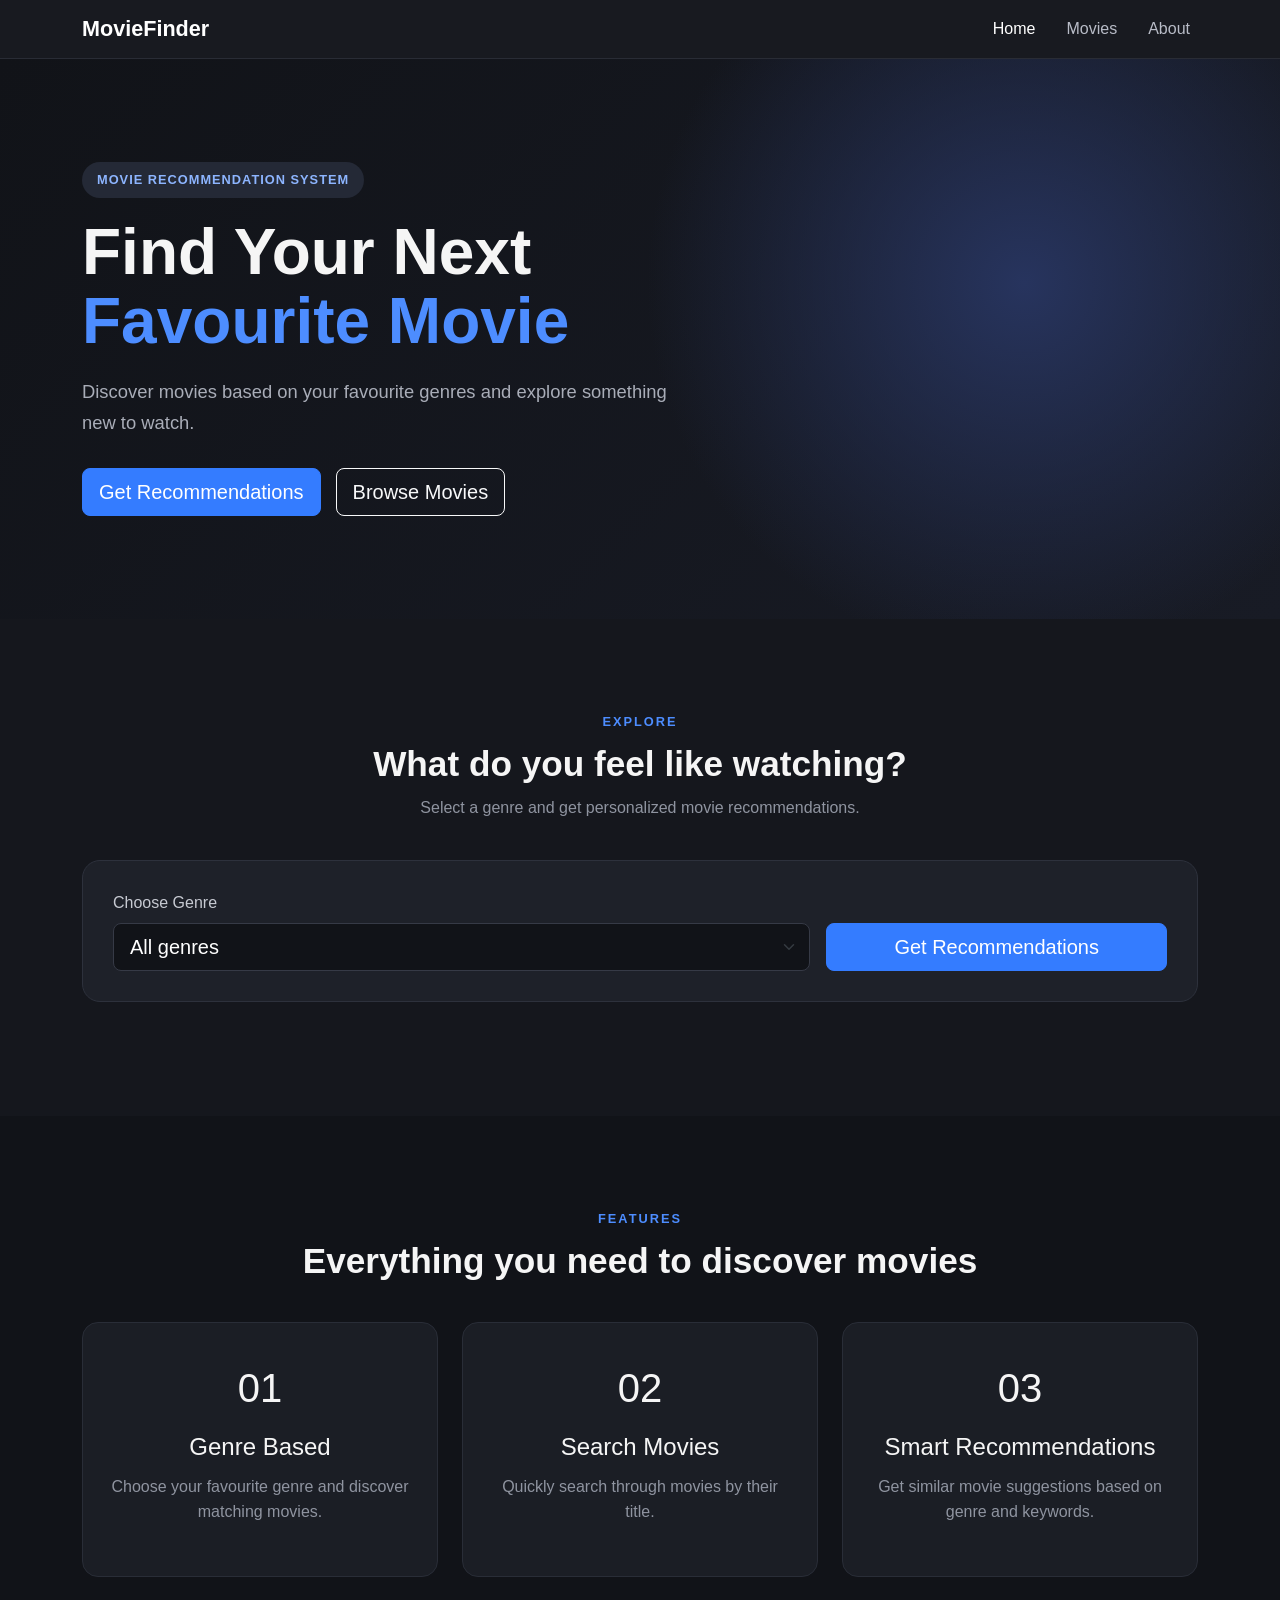
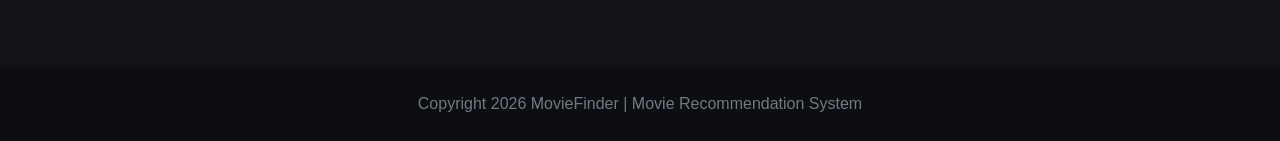
<file: index.html>
<!DOCTYPE html>
<html lang="en">
<head>
    <meta charset="UTF-8">
    <meta name="viewport" content="width=device-width, initial-scale=1.0">

    <title>Mini Movie Recommender</title>

    <link href="https://cdn.jsdelivr.net/npm/bootstrap@5.3.2/dist/css/bootstrap.min.css" rel="stylesheet">
    <link rel="stylesheet" href="styles.css">
</head>

<body>

<nav class="navbar navbar-expand-lg navbar-dark custom-navbar">
    <div class="container">

        <a class="navbar-brand fw-bold" href="index.html">
            MovieFinder
        </a>

        <div class="navbar-nav ms-auto">
            <a class="nav-link active" href="index.html">Home</a>
            <a class="nav-link" href="movies.html">Movies</a>
            <a class="nav-link" href="about.html">About</a>
        </div>

    </div>
</nav>

<section class="hero-section">
    <div class="container">

        <div class="hero-content">

            <span class="hero-badge">
                MOVIE RECOMMENDATION SYSTEM
            </span>

            <h1>
                Find Your Next<br>
                <span>Favourite Movie</span>
            </h1>

            <p>
                Discover movies based on your favourite genres
                and explore something new to watch.
            </p>

            <div class="hero-buttons">

                <a href="#recommendations"
                   class="btn btn-primary btn-lg">
                    Get Recommendations
                </a>

                <a href="movies.html"
                   class="btn btn-outline-light btn-lg">
                    Browse Movies
                </a>

            </div>

        </div>

    </div>
</section>

<section class="recommendation-section" id="recommendations">

    <div class="container">

        <div class="section-heading">

            <span>EXPLORE</span>

            <h2>
                What do you feel like watching?
            </h2>

            <p>
                Select a genre and get personalized movie recommendations.
            </p>

        </div>

        <div class="recommendation-box">

            <div class="row g-3 align-items-end">

                <div class="col-md-8">

                    <label for="genreSelect" class="form-label">
                        Choose Genre
                    </label>

                    <select id="genreSelect"
                            class="form-select form-select-lg">

                        <option value="">All genres</option>
                        <option value="Action">Action</option>
                        <option value="Comedy">Comedy</option>
                        <option value="Drama">Drama</option>
                        <option value="Horror">Horror</option>
                        <option value="Romance">Romance</option>

                    </select>

                </div>

                <div class="col-md-4">

                    <button id="getRecBtn"
                            class="btn btn-primary btn-lg w-100">

                        Get Recommendations

                    </button>

                </div>

            </div>

        </div>

        <div class="row row-cols-1 row-cols-md-2 row-cols-lg-4 g-4 mt-4"
             id="recommendationGrid">
        </div>

    </div>

</section>

<section class="features-section">

    <div class="container">

        <div class="section-heading">

            <span>FEATURES</span>

            <h2>
                Everything you need to discover movies
            </h2>

        </div>

        <div class="row g-4">

            <div class="col-md-4">

                <div class="feature-card">

                    <div class="feature-icon">
                        01
                    </div>

                    <h4>
                        Genre Based
                    </h4>

                    <p>
                        Choose your favourite genre and discover matching movies.
                    </p>

                </div>

            </div>

            <div class="col-md-4">

                <div class="feature-card">

                    <div class="feature-icon">
                        02
                    </div>

                    <h4>
                        Search Movies
                    </h4>

                    <p>
                        Quickly search through movies by their title.
                    </p>

                </div>

            </div>

            <div class="col-md-4">

                <div class="feature-card">

                    <div class="feature-icon">
                        03
                    </div>

                    <h4>
                        Smart Recommendations
                    </h4>

                    <p>
                        Get similar movie suggestions based on genre and keywords.
                    </p>

                </div>

            </div>

        </div>

    </div>

</section>

<footer class="footer">

    <div class="container text-center">

        <p>
            Copyright 2026 MovieFinder | Movie Recommendation System
        </p>

    </div>

</footer>

<script src="script.js"></script>

</body>
</html>
</file>
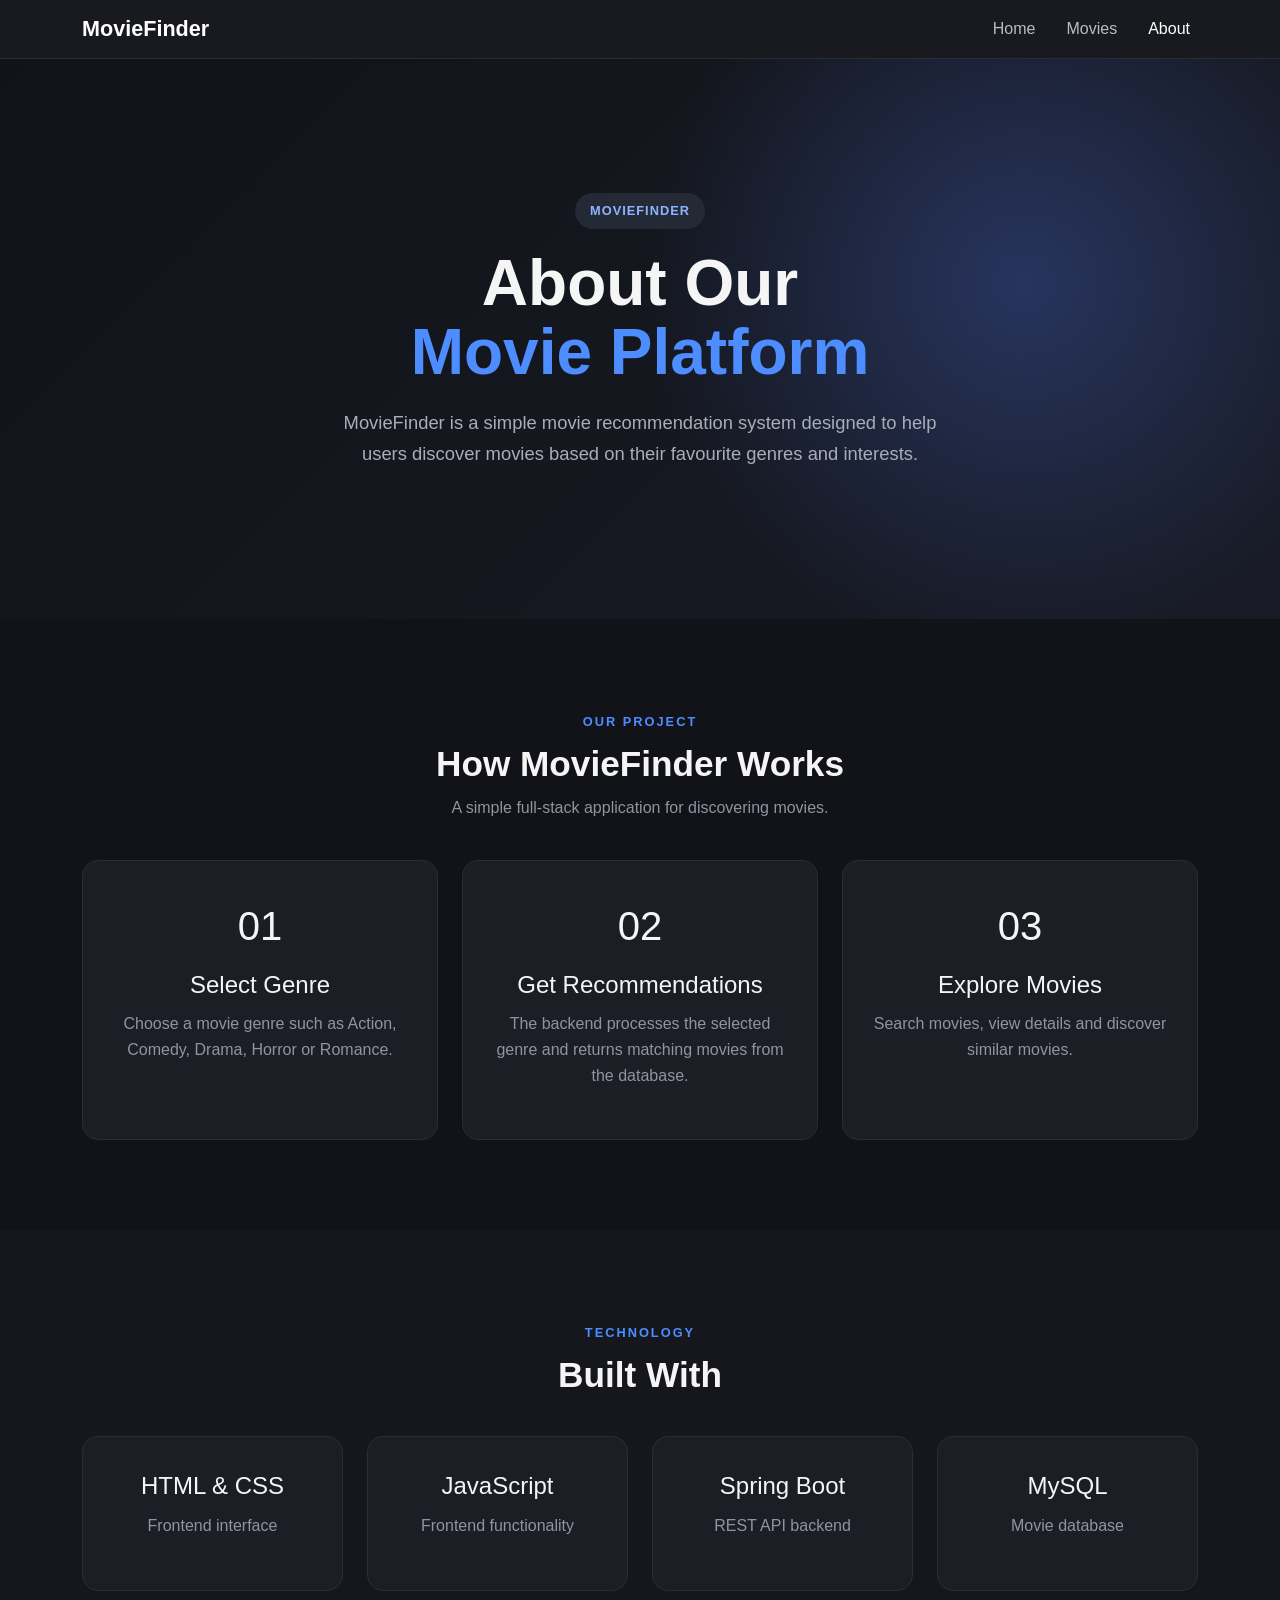
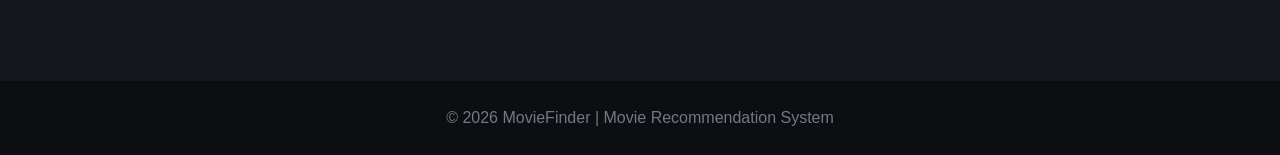
<file: about.html>
<!DOCTYPE html>
<html lang="en">
<head>
    <meta charset="UTF-8">
    <meta name="viewport" content="width=device-width, initial-scale=1.0">

    <title>About - MovieFinder</title>

    <link href="https://cdn.jsdelivr.net/npm/bootstrap@5.3.2/dist/css/bootstrap.min.css" rel="stylesheet">
    <link rel="stylesheet" href="styles.css">
</head>

<body>

<nav class="navbar navbar-expand-lg navbar-dark custom-navbar">
    <div class="container">
        <a class="navbar-brand fw-bold" href="index.html">MovieFinder</a>

        <div class="navbar-nav ms-auto">
            <a class="nav-link" href="index.html">Home</a>
            <a class="nav-link" href="movies.html">Movies</a>
            <a class="nav-link active" href="about.html">About</a>
        </div>
    </div>
</nav>

<section class="hero-section">
    <div class="container">
        <div class="hero-content mx-auto text-center">

            <span class="hero-badge">
                MOVIEFINDER
            </span>

            <h1>
                About Our<br>
                <span>Movie Platform</span>
            </h1>

            <p class="mx-auto">
                MovieFinder is a simple movie recommendation system
                designed to help users discover movies based on their
                favourite genres and interests.
            </p>

        </div>
    </div>
</section>

<section class="features-section">
    <div class="container">

        <div class="section-heading">
            <span>OUR PROJECT</span>
            <h2>How MovieFinder Works</h2>
            <p>
                A simple full-stack application for discovering movies.
            </p>
        </div>

        <div class="row g-4">

            <div class="col-md-4">
                <div class="feature-card">
                    <div class="feature-icon">01</div>
                    <h4>Select Genre</h4>
                    <p>
                        Choose a movie genre such as Action, Comedy,
                        Drama, Horror or Romance.
                    </p>
                </div>
            </div>

            <div class="col-md-4">
                <div class="feature-card">
                    <div class="feature-icon">02</div>
                    <h4>Get Recommendations</h4>
                    <p>
                        The backend processes the selected genre and
                        returns matching movies from the database.
                    </p>
                </div>
            </div>

            <div class="col-md-4">
                <div class="feature-card">
                    <div class="feature-icon">03</div>
                    <h4>Explore Movies</h4>
                    <p>
                        Search movies, view details and discover
                        similar movies.
                    </p>
                </div>
            </div>

        </div>

    </div>
</section>

<section class="recommendation-section">
    <div class="container">

        <div class="section-heading">
            <span>TECHNOLOGY</span>
            <h2>Built With</h2>
        </div>

        <div class="row g-4">

            <div class="col-md-3">
                <div class="feature-card">
                    <h4>HTML & CSS</h4>
                    <p>Frontend interface</p>
                </div>
            </div>

            <div class="col-md-3">
                <div class="feature-card">
                    <h4>JavaScript</h4>
                    <p>Frontend functionality</p>
                </div>
            </div>

            <div class="col-md-3">
                <div class="feature-card">
                    <h4>Spring Boot</h4>
                    <p>REST API backend</p>
                </div>
            </div>

            <div class="col-md-3">
                <div class="feature-card">
                    <h4>MySQL</h4>
                    <p>Movie database</p>
                </div>
            </div>

        </div>

    </div>
</section>

<footer class="footer">
    <div class="container text-center">
        <p>&copy; 2026 MovieFinder | Movie Recommendation System</p>
    </div>
</footer>

</body>
</html>
</file>
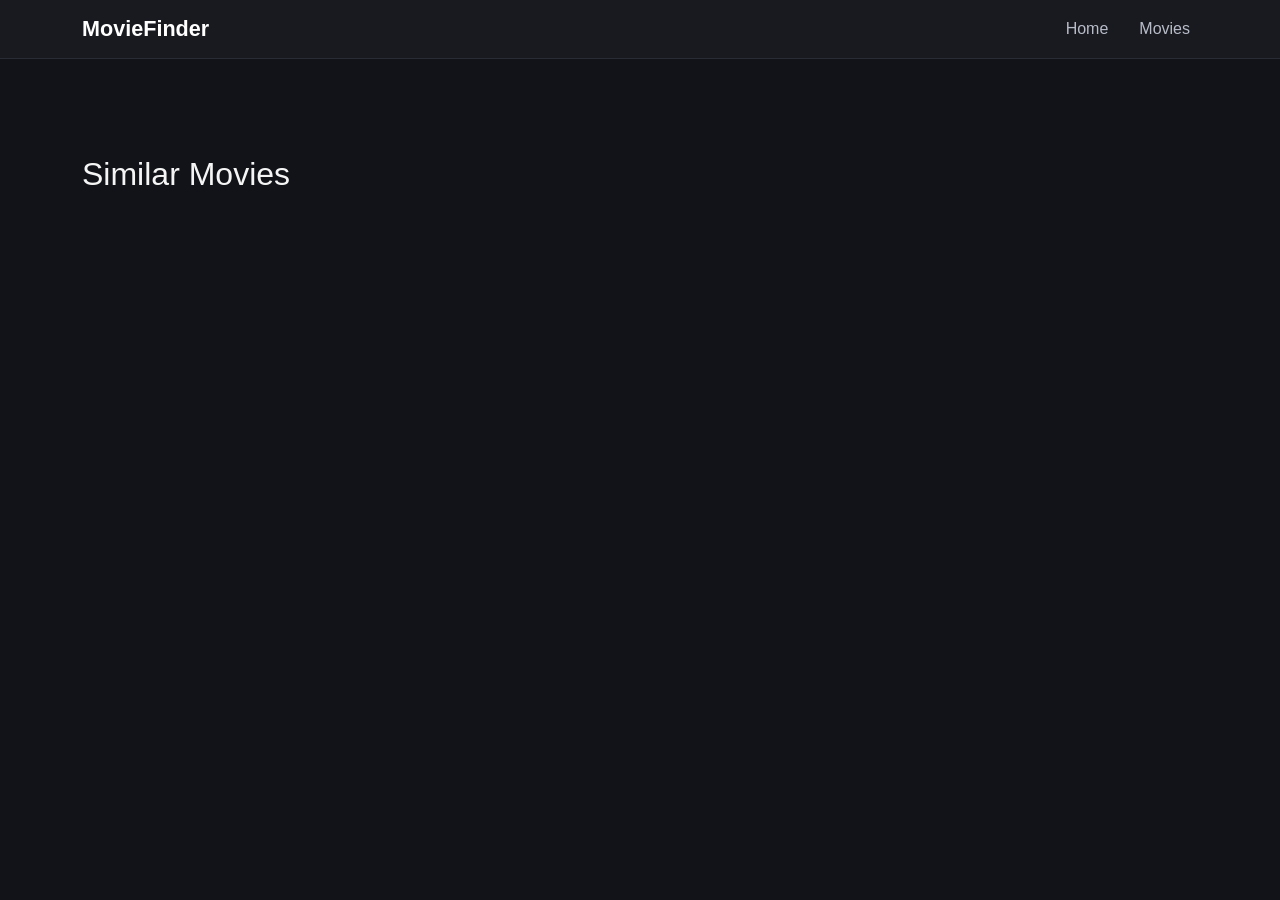
<file: details.html>
<!DOCTYPE html>
<html lang="en">
<head>
    <meta charset="UTF-8">
    <meta name="viewport" content="width=device-width, initial-scale=1.0">

    <title>Movie Details</title>

    <link href="https://cdn.jsdelivr.net/npm/bootstrap@5.3.2/dist/css/bootstrap.min.css" rel="stylesheet">
    <link rel="stylesheet" href="styles.css">
</head>

<body>

<nav class="navbar navbar-expand-lg navbar-dark custom-navbar">
    <div class="container">
        <a class="navbar-brand fw-bold" href="index.html">MovieFinder</a>

        <div class="navbar-nav ms-auto">
            <a class="nav-link" href="index.html">Home</a>
            <a class="nav-link" href="movies.html">Movies</a>
        </div>
    </div>
</nav>

<div class="container py-5">

    <div id="movieDetails"></div>

    <div class="mt-5">
        <h2>Similar Movies</h2>
        <div class="row row-cols-1 row-cols-md-4 g-4 mt-2"
             id="similarMovies">
        </div>
    </div>

</div>

<script src="details.js"></script>

</body>
</html>
</file>
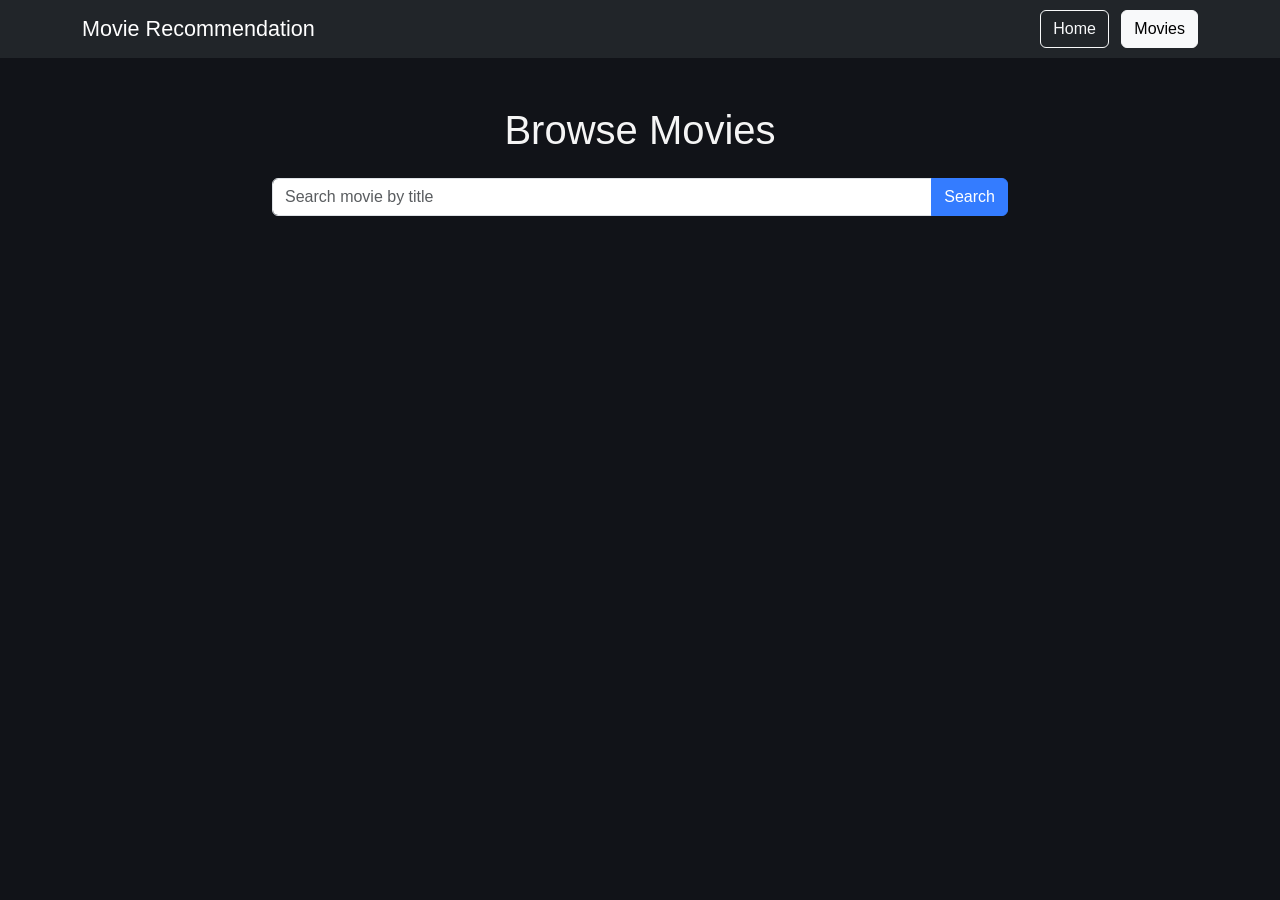
<file: movies.html>
<!DOCTYPE html>
<html lang="en">
<head>
    <meta charset="UTF-8">
    <meta name="viewport" content="width=device-width, initial-scale=1.0">
    <title>Movies - Movie Recommendation System</title>
    <link href="https://cdn.jsdelivr.net/npm/bootstrap@5.3.2/dist/css/bootstrap.min.css" rel="stylesheet">
    <link rel="stylesheet" href="styles.css">
</head>
<body>

<nav class="navbar navbar-expand-lg navbar-dark bg-dark">
    <div class="container">
        <a class="navbar-brand" href="index.html">Movie Recommendation</a>
        <div>
            <a class="btn btn-outline-light me-2" href="index.html">Home</a>
            <a class="btn btn-light" href="movies.html">Movies</a>
        </div>
    </div>
</nav>

<div class="container py-5">
    <h1 class="text-center mb-4">Browse Movies</h1>

    <div class="row mb-4">
        <div class="col-md-8 mx-auto">
            <div class="input-group">
                <input type="text" id="searchInput" class="form-control"
                       placeholder="Search movie by title">
                <button class="btn btn-primary" id="searchBtn">Search</button>
            </div>
        </div>
    </div>

    <div class="row row-cols-1 row-cols-md-4 g-4" id="movieGrid"></div>
</div>

<script src="movies.js"></script>
</body>
</html>
</file>
<file: styles.css>
body {
    margin: 0;
    background: #111318;
    color: #f5f5f5;
    font-family: Arial, sans-serif;
}

.custom-navbar {
    background: #181a20;
    border-bottom: 1px solid #292c35;
}

.navbar-brand {
    font-size: 1.35rem;
}

.nav-link {
    margin-left: 15px;
    color: #b8bcc7 !important;
}

.nav-link:hover,
.nav-link.active {
    color: #ffffff !important;
}

.hero-section {
    min-height: 560px;
    display: flex;
    align-items: center;
    background:
        radial-gradient(circle at 80% 40%, #27345e 0%, transparent 35%),
        linear-gradient(135deg, #111318, #181b25);
}

.hero-content {
    max-width: 720px;
    padding: 70px 0;
}

.hero-badge {
    display: inline-block;
    padding: 8px 15px;
    border-radius: 30px;
    background: #242936;
    color: #8db5ff;
    font-size: 0.8rem;
    font-weight: bold;
    letter-spacing: 1px;
    margin-bottom: 20px;
}

.hero-content h1 {
    font-size: 4rem;
    line-height: 1.08;
    font-weight: 800;
    margin-bottom: 20px;
}

.hero-content h1 span {
    color: #4d8dff;
}

.hero-content p {
    color: #a9adb8;
    font-size: 1.15rem;
    max-width: 600px;
    line-height: 1.7;
}

.hero-buttons {
    display: flex;
    gap: 15px;
    margin-top: 30px;
}

.btn-primary {
    background: #347cff;
    border-color: #347cff;
}

.btn-primary:hover {
    background: #2568df;
    border-color: #2568df;
}

.recommendation-section {
    padding: 90px 0;
    background: #15171d;
}

.section-heading {
    text-align: center;
    margin-bottom: 40px;
}

.section-heading span {
    color: #4d8dff;
    font-size: 0.8rem;
    font-weight: bold;
    letter-spacing: 2px;
}

.section-heading h2 {
    font-size: 2.2rem;
    font-weight: 700;
    margin: 10px 0;
}

.section-heading p {
    color: #8f94a0;
}

.recommendation-box {
    background: #1e2129;
    border: 1px solid #2d313c;
    border-radius: 18px;
    padding: 30px;
}

.form-label {
    color: #c7cad2;
}

.form-select {
    background-color: #111318;
    color: white;
    border-color: #363a46;
}

.form-select:focus {
    background-color: #111318;
    color: white;
    border-color: #4d8dff;
    box-shadow: none;
}

.card {
    background: #1e2129;
    color: white;
    border: 1px solid #2d313c;
    border-radius: 14px;
    overflow: hidden;
    transition: 0.3s;
}

.card:hover {
    transform: translateY(-6px);
    border-color: #4d8dff;
}

.card-img-top {
    min-height: 280px;
    background-size: cover;
    background-position: center;
}

.card-body {
    padding: 18px;
}

.card-title {
    font-weight: 700;
}

.card-text {
    color: #9297a4;
}

.features-section {
    padding: 90px 0;
    background: #111318;
}

.feature-card {
    height: 100%;
    padding: 35px 25px;
    text-align: center;
    background: #1b1e25;
    border: 1px solid #292d37;
    border-radius: 16px;
    transition: 0.3s;
}

.feature-card:hover {
    transform: translateY(-5px);
    border-color: #4d8dff;
}

.feature-icon {
    font-size: 2.5rem;
    margin-bottom: 15px;
}

.feature-card h4 {
    margin-bottom: 12px;
}

.feature-card p {
    color: #8f94a0;
    line-height: 1.6;
}

.footer {
    padding: 25px 0;
    background: #0c0e12;
    color: #737884;
}

.footer p {
    margin: 0;
}

@media (max-width: 768px) {

    .hero-content h1 {
        font-size: 2.7rem;
    }

    .hero-section {
        min-height: auto;
    }

    .hero-buttons {
        flex-direction: column;
    }

    .recommendation-section,
    .features-section {
        padding: 60px 0;
    }
}
</file>
